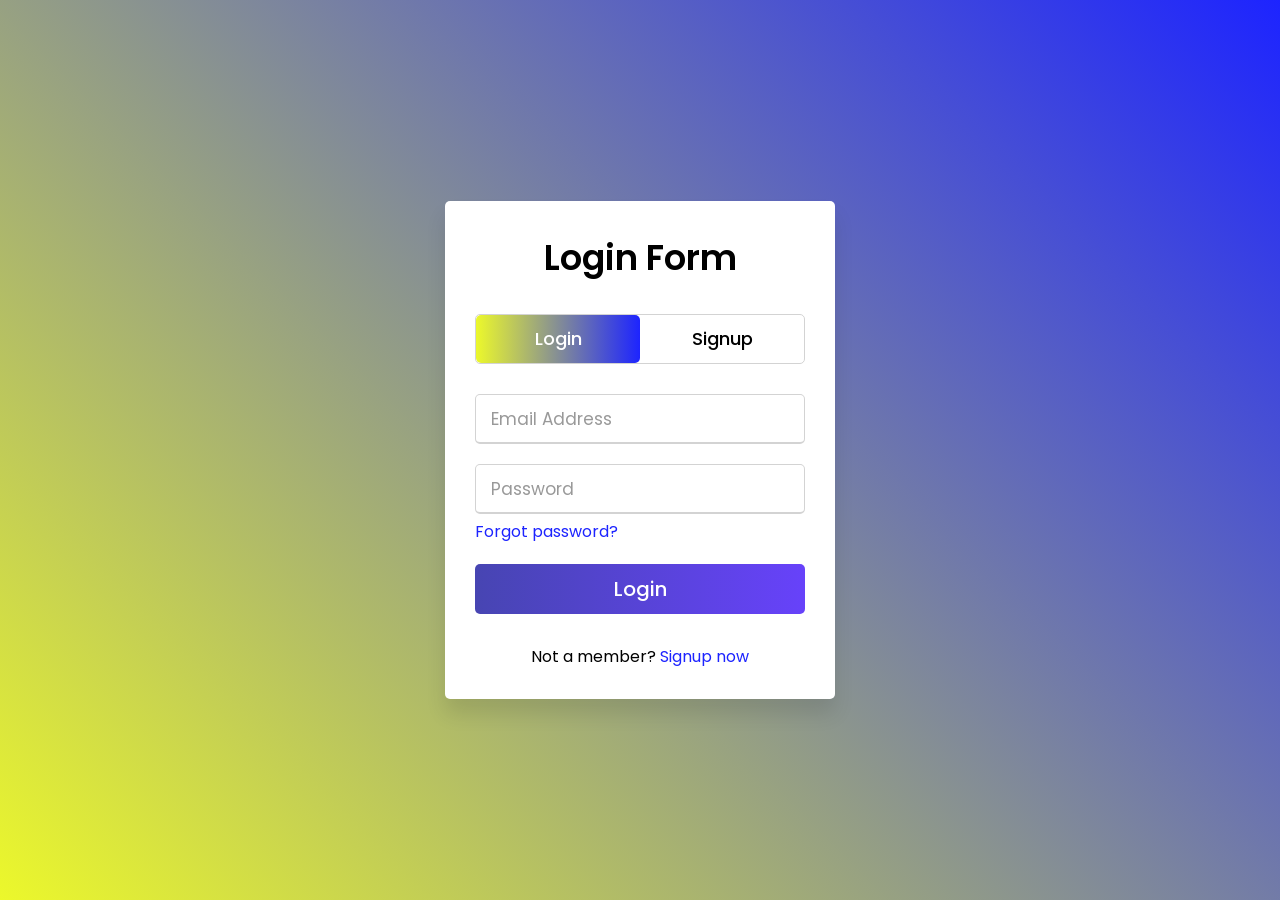
<file: login.html>
<!DOCTYPE html>
<!-- Created By CodingNepal -->
<html lang="en" dir="ltr">
   <head>
      <meta charset="utf-8">
      <title>CUBO Modular Incentives Tracking</title>
      <link rel="stylesheet" href="form.css">
      <meta name="viewport" content="width=device-width, initial-scale=1.0">
   </head>
   <body>
      <div class="wrapper">
         <div class="title-text">
            <div class="title login">
               Login Form
            </div>
            <div class="title signup">
               Signup Form
            </div>
         </div>
         <div class="form-container">
            <div class="slide-controls">
               <input type="radio" name="slide" id="login" checked>
               <input type="radio" name="slide" id="signup">
               <label for="login" class="slide login">Login</label>
               <label for="signup" class="slide signup">Signup</label>
               <div class="slider-tab"></div>
            </div>
            <div class="form-inner">
               <form action="#" class="login">
                  <div class="field">
                     <input type="text" placeholder="Email Address" required>
                  </div>
                  <div class="field">
                     <input type="password" placeholder="Password" required>
                  </div>
                  <div class="pass-link">
                     <a href="#">Forgot password?</a>
                  </div>
                  <div class="field btn">
                     <div class="btn-layer"></div>
                     <input type="submit" value="Login">
                  </div>
                  <div class="signup-link">
                     Not a member? <a href="">Signup now</a>
                  </div>
               </form>
               <form action="#" class="signup">
                  <div class="field">
                     <input type="text" placeholder="Email Address" required>
                  </div>
                  <div class="field">
                     <input type="password" placeholder="Password" required>
                  </div>
                  <div class="field">
                     <input type="password" placeholder="Confirm password" required>
                  </div>
                  <div class="field btn">
                     <div class="btn-layer"></div>
                     <input type="submit" value="Signup">
                  </div>
               </form>
            </div>
         </div>
      </div>
      <script>
         const loginText = document.querySelector(".title-text .login");
         const loginForm = document.querySelector("form.login");
         const loginBtn = document.querySelector("label.login");
         const signupBtn = document.querySelector("label.signup");
         const signupLink = document.querySelector("form .signup-link a");
         signupBtn.onclick = (()=>{
           loginForm.style.marginLeft = "-50%";
           loginText.style.marginLeft = "-50%";
         });
         loginBtn.onclick = (()=>{
           loginForm.style.marginLeft = "0%";
           loginText.style.marginLeft = "0%";
         });
         signupLink.onclick = (()=>{
           signupBtn.click();
           return false;
         });
      </script>
   </body>
</html>
</file>
<file: form.css>
@import url('https://fonts.googleapis.com/css?family=Poppins:400,500,600,700&display=swap');
*{
  margin: 0;
  padding: 0;
  box-sizing: border-box;
  font-family: 'Poppins', sans-serif;
}
html,body{
  display: grid;
  height: 100%;
  width: 100%;
  place-items: center;
  background: -webkit-linear-gradient(45deg, #ecf82b, #1d24ff);
}
::selection{
  background: #fa4299;
  color: #fff;
}
.wrapper{
  overflow: hidden;
  max-width: 390px;
  background: #fff;
  padding: 30px;
  border-radius: 5px;
  box-shadow: 0px 15px 20px rgba(0,0,0,0.1);
}
.wrapper .title-text{
  display: flex;
  width: 200%;
}
.wrapper .title{
  width: 50%;
  font-size: 35px;
  font-weight: 600;
  text-align: center;
  transition: all 0.6s cubic-bezier(0.68,-0.55,0.265,1.55);
}
.wrapper .slide-controls{
  position: relative;
  display: flex;
  height: 50px;
  width: 100%;
  overflow: hidden;
  margin: 30px 0 10px 0;
  justify-content: space-between;
  border: 1px solid lightgrey;
  border-radius: 5px;
}
.slide-controls .slide{
  height: 100%;
  width: 100%;
  color: #fff;
  font-size: 18px;
  font-weight: 500;
  text-align: center;
  line-height: 48px;
  cursor: pointer;
  z-index: 1;
  transition: all 0.6s ease;
}
.slide-controls label.signup{
  color: #000;
}
.slide-controls .slider-tab{
  position: absolute;
  height: 100%;
  width: 50%;
  left: 0;
  z-index: 0;
  border-radius: 5px;
  background: -webkit-linear-gradient(left, #ecf82b, #1d24ff);
  transition: all 0.6s cubic-bezier(0.68,-0.55,0.265,1.55);
}
input[type="radio"]{
  display: none;
}
#signup:checked ~ .slider-tab{
  left: 50%;
}
#signup:checked ~ label.signup{
  color: #fff;
  cursor: default;
  user-select: none;
}
#signup:checked ~ label.login{
  color: #000;
}
#login:checked ~ label.signup{
  color: #000;
}
#login:checked ~ label.login{
  cursor: default;
  user-select: none;
}
.wrapper .form-container{
  width: 100%;
  overflow: hidden;
}
.form-container .form-inner{
  display: flex;
  width: 200%;
}
.form-container .form-inner form{
  width: 50%;
  transition: all 0.6s cubic-bezier(0.68,-0.55,0.265,1.55);
}
.form-inner form .field{
  height: 50px;
  width: 100%;
  margin-top: 20px;
}
.form-inner form .field input{
  height: 100%;
  width: 100%;
  outline: none;
  padding-left: 15px;
  border-radius: 5px;
  border: 1px solid lightgrey;
  border-bottom-width: 2px;
  font-size: 17px;
  transition: all 0.3s ease;
}
.form-inner form .field input:focus{
  border-color: #1d24ff;
  /* box-shadow: inset 0 0 3px #fb6aae; */
}
.form-inner form .field input::placeholder{
  color: #999;
  transition: all 0.3s ease;
}
form .field input:focus::placeholder{
  color: #b3b3b3;
}
.form-inner form .pass-link{
  margin-top: 5px;
}
.form-inner form .signup-link{
  text-align: center;
  margin-top: 30px;
}
.form-inner form .pass-link a,
.form-inner form .signup-link a{
  color: #1d24ff;
  text-decoration: none;
}
.form-inner form .pass-link a:hover,
.form-inner form .signup-link a:hover{
  text-decoration: underline;
}
form .btn{
  height: 50px;
  width: 100%;
  border-radius: 5px;
  position: relative;
  overflow: hidden;
}
form .btn .btn-layer{
  height: 100%;
  width: 300%;
  position: absolute;
  left: -100%;
  background: -webkit-linear-gradient(right, #373e9a, #6742fa, #4745b2, #7842fa);
  border-radius: 5px;
  transition: all 0.4s ease;;
}
form .btn:hover .btn-layer{
  left: 0;
}
form .btn input[type="submit"]{
  height: 100%;
  width: 100%;
  z-index: 1;
  position: relative;
  background: none;
  border: none;
  color: #fff;
  padding-left: 0;
  border-radius: 5px;
  font-size: 20px;
  font-weight: 500;
  cursor: pointer;
}
</file>
